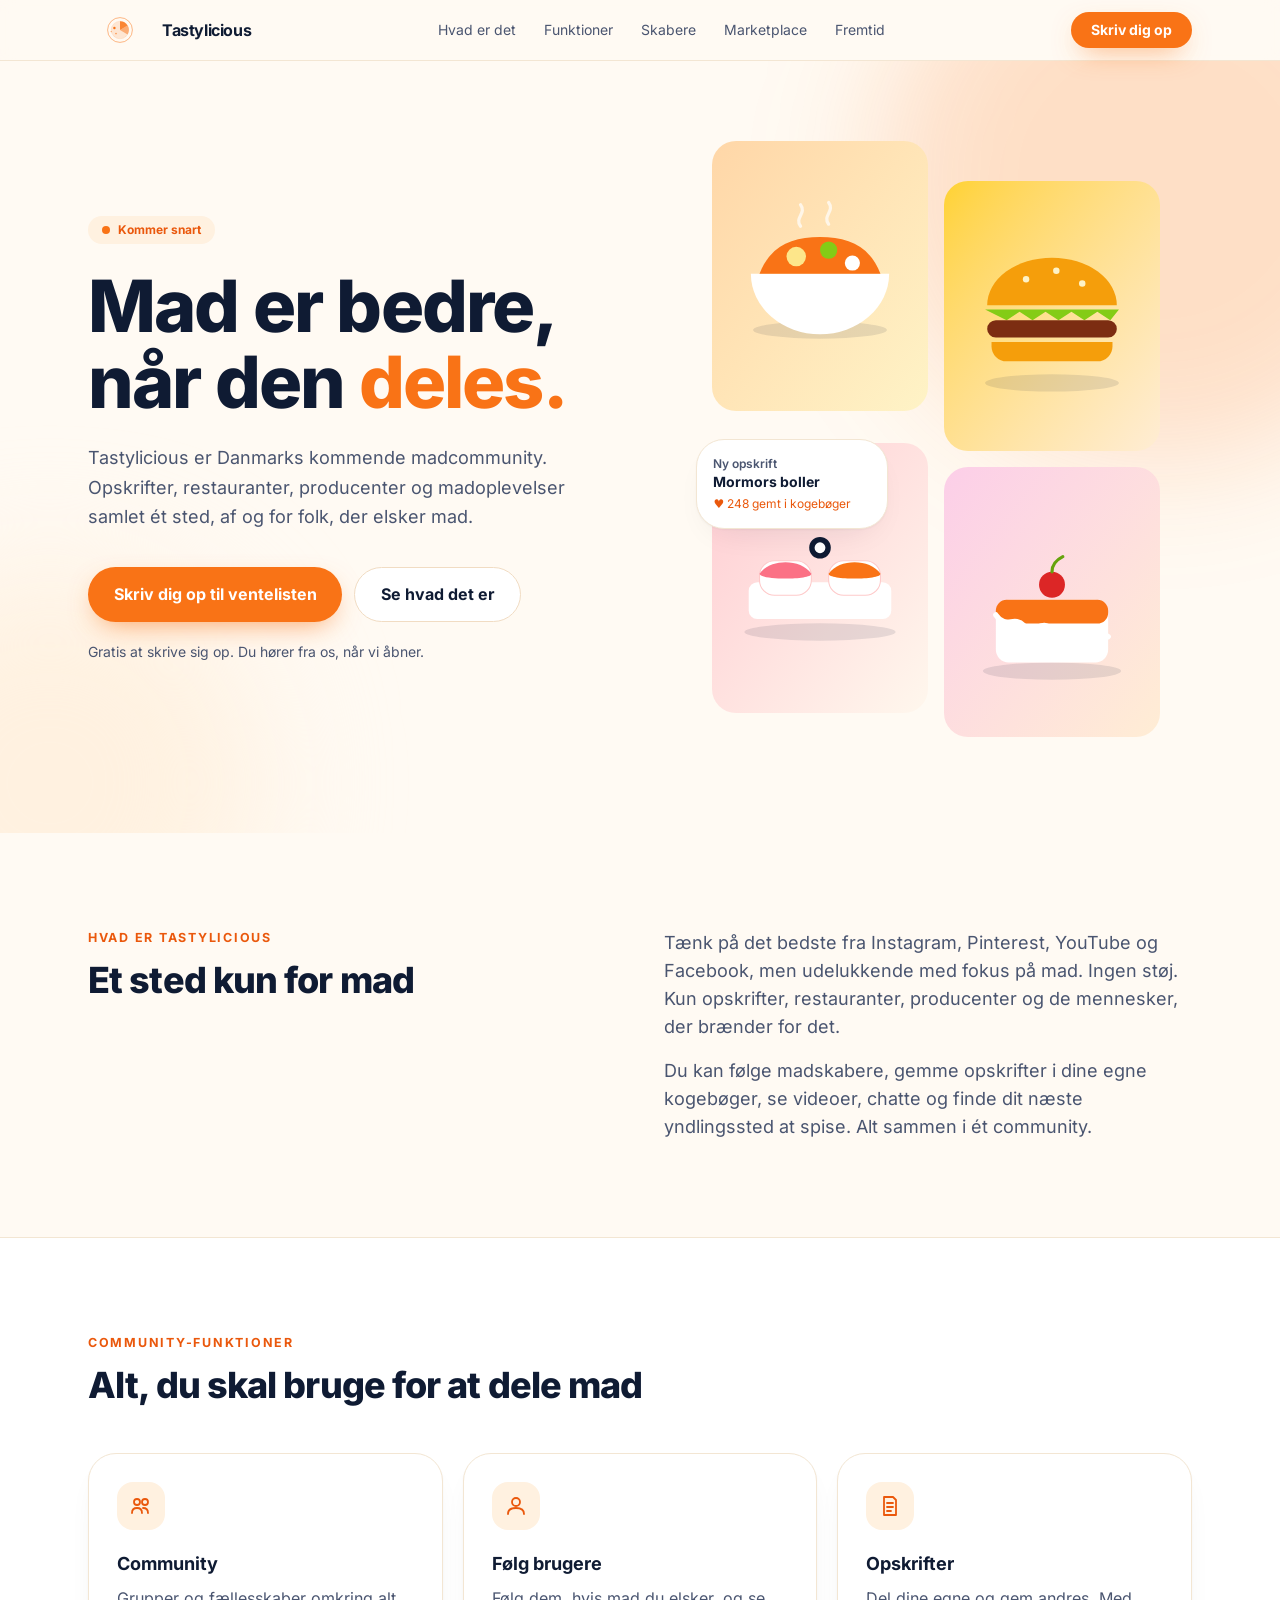
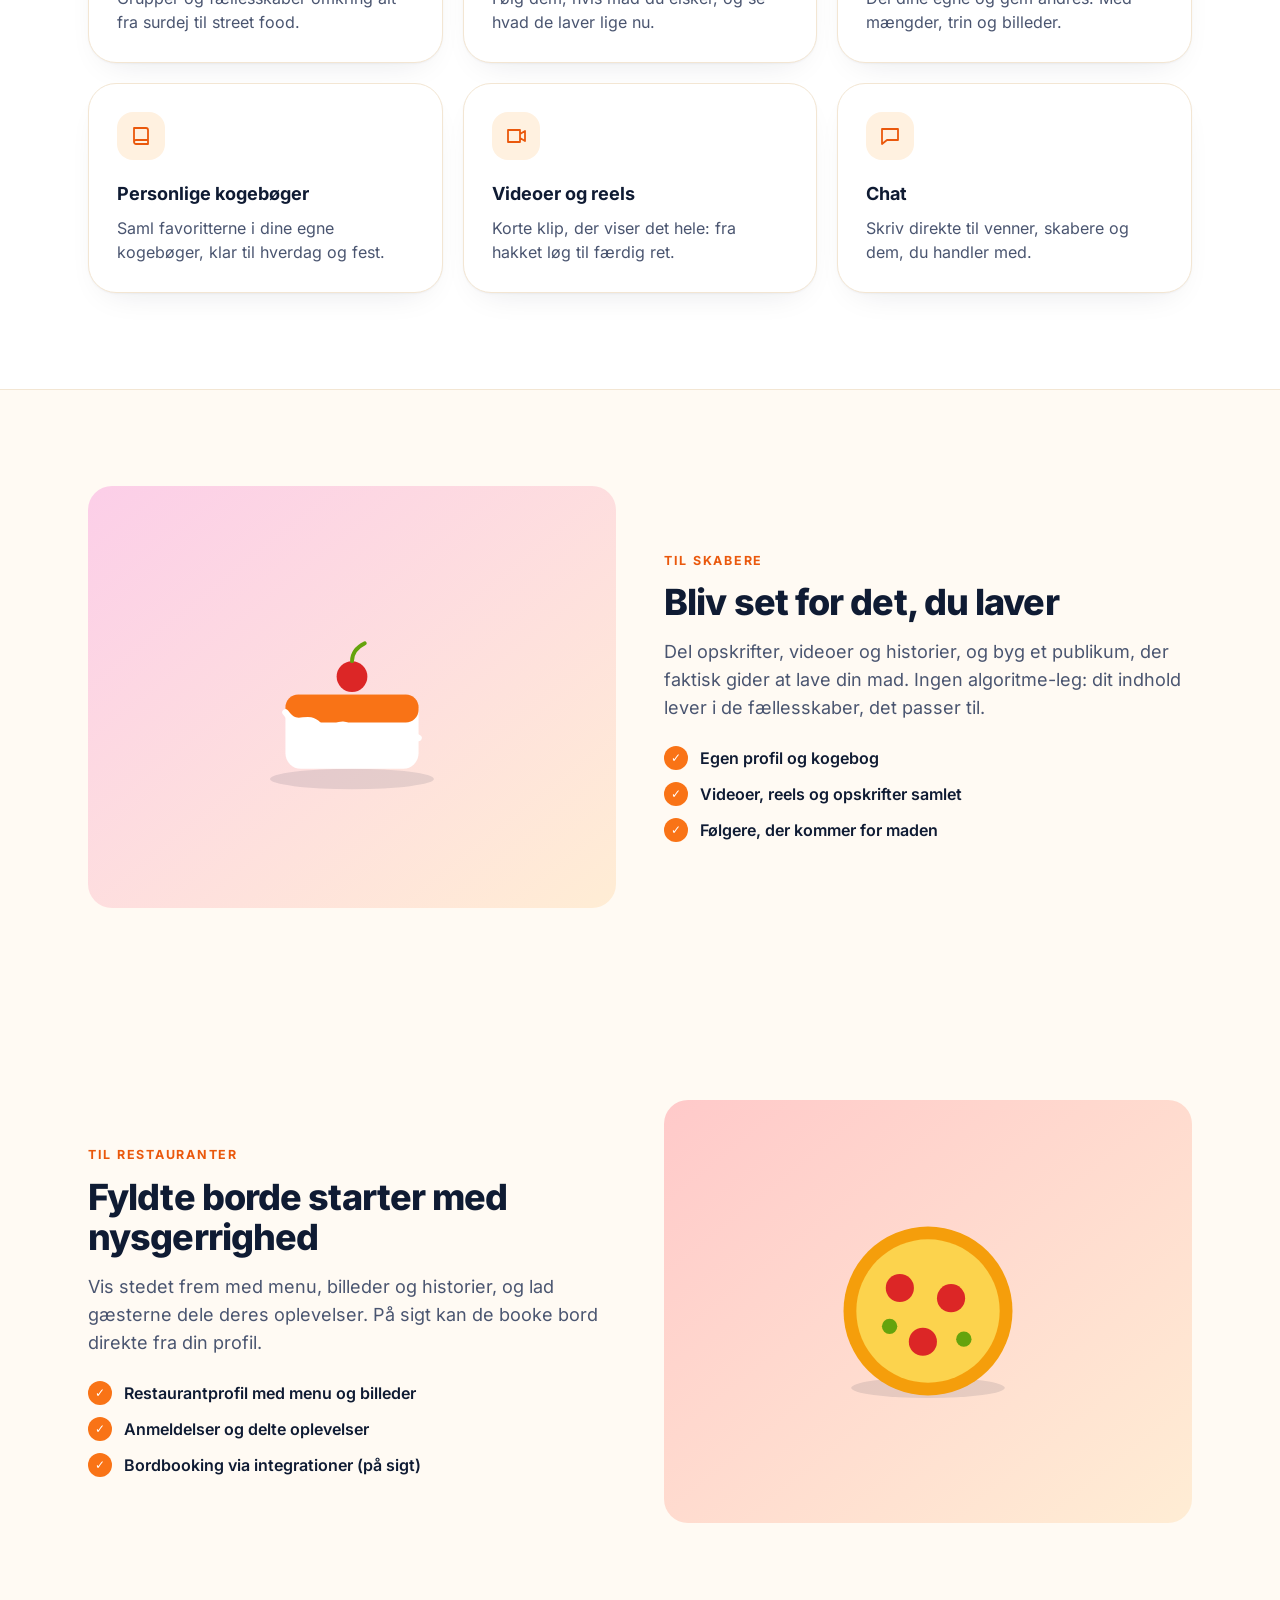
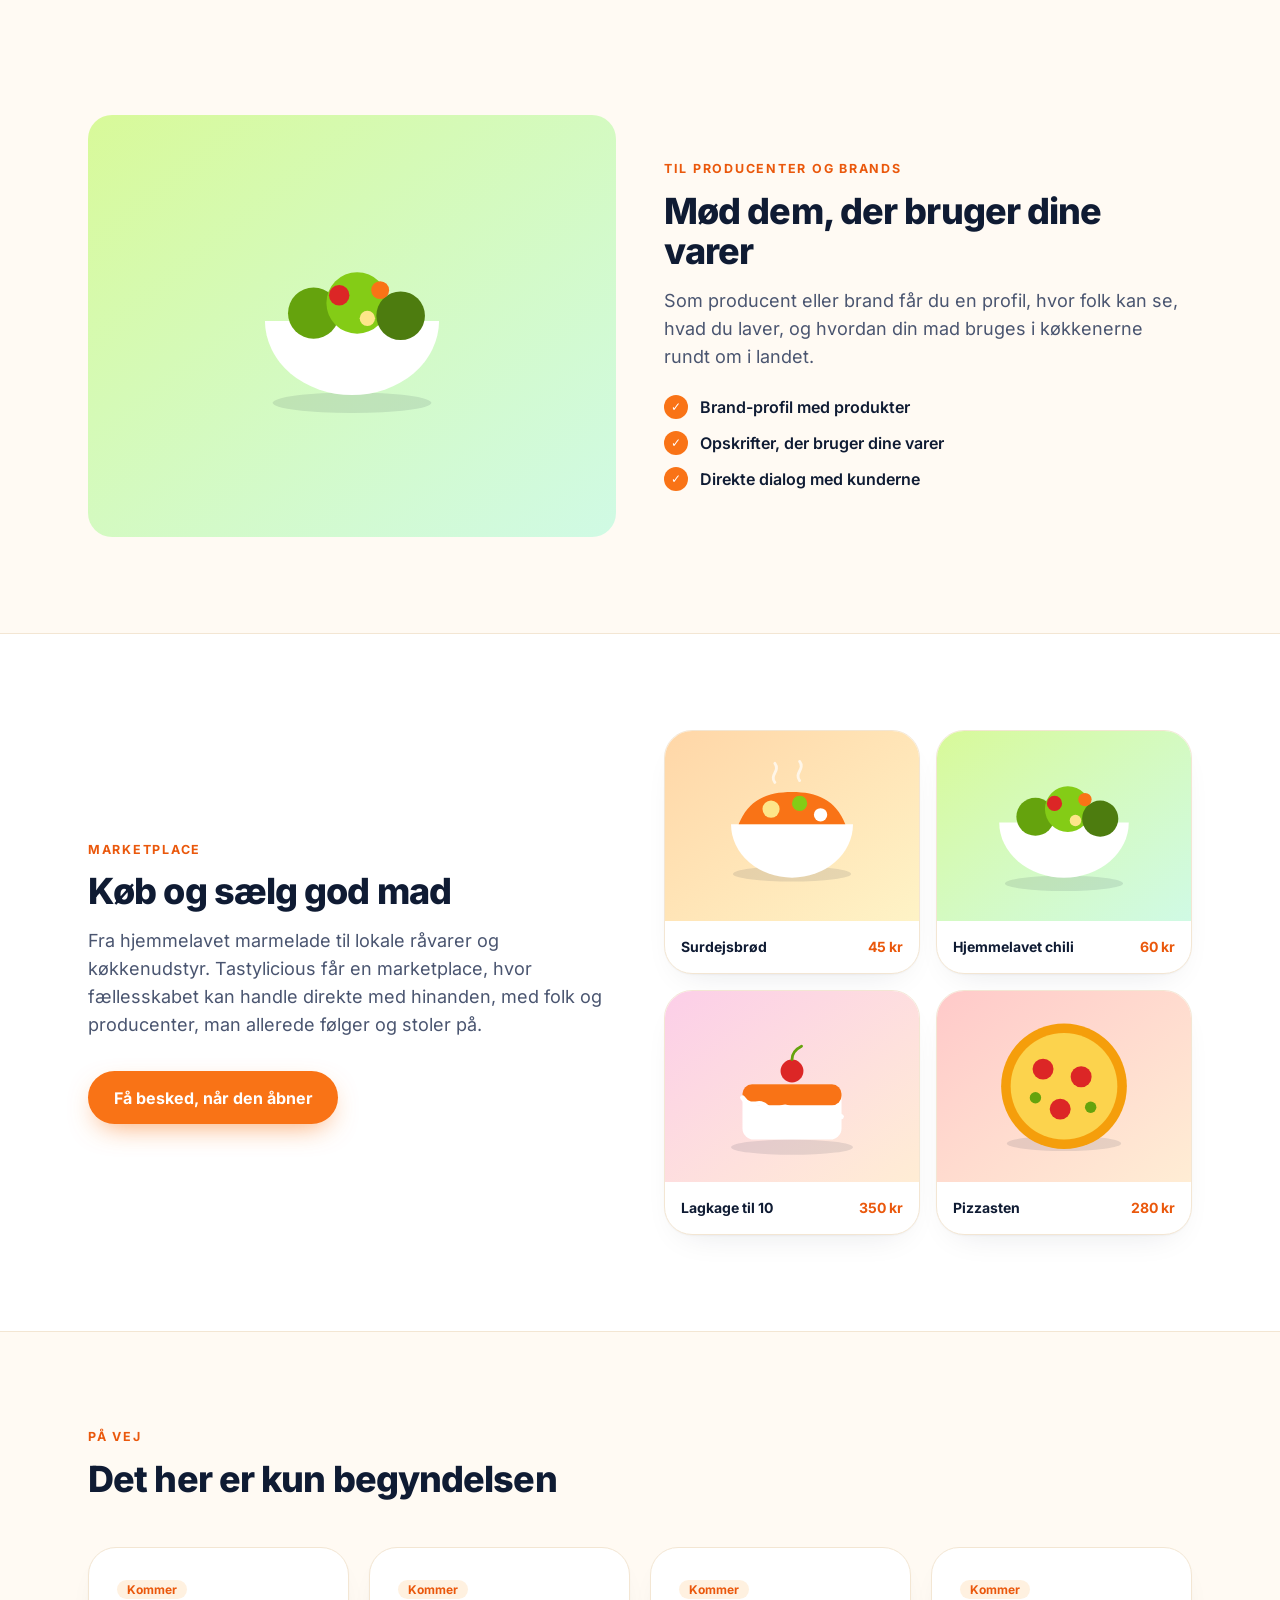
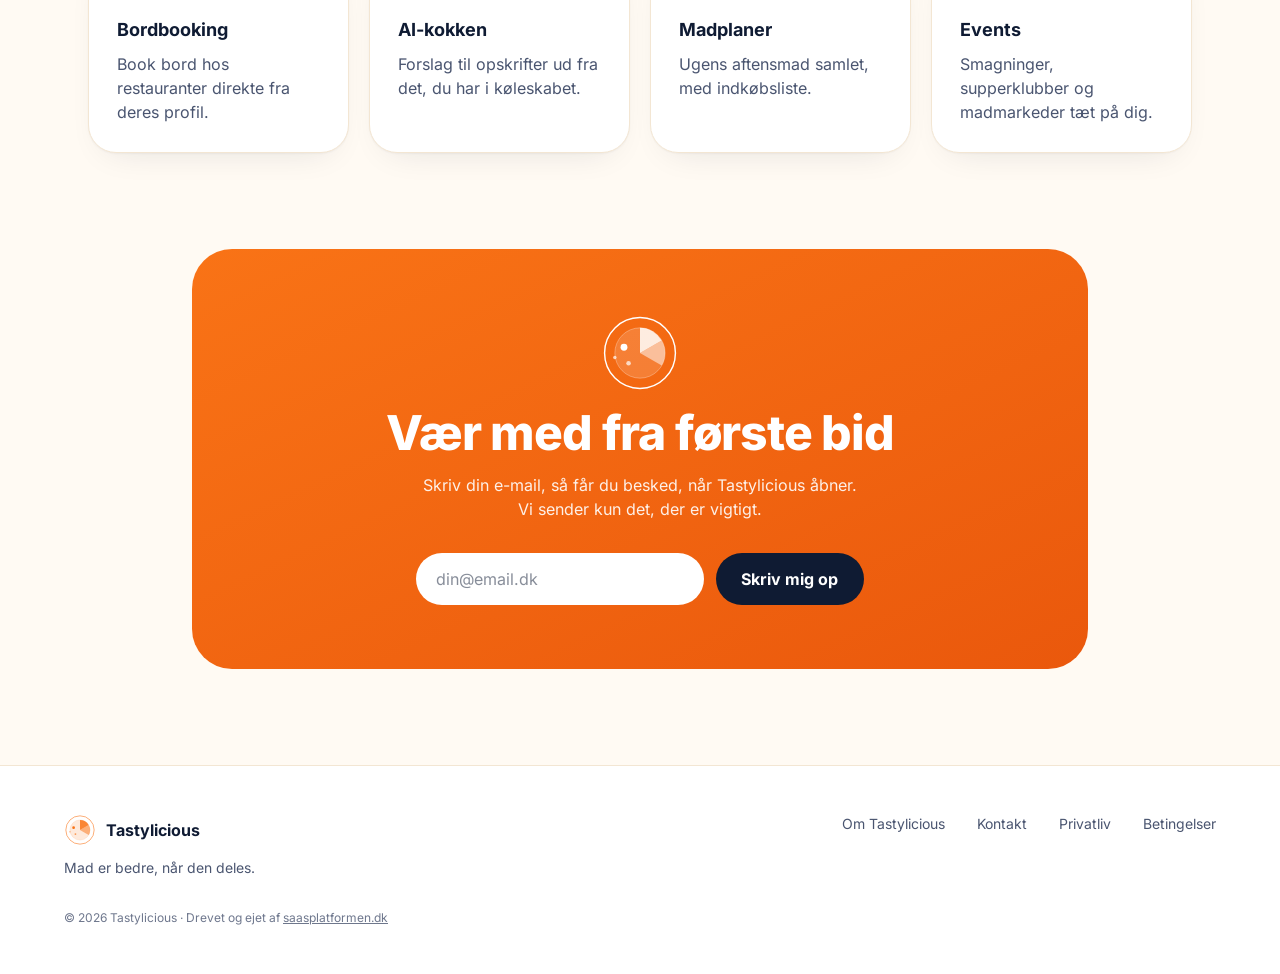
<file: index.html>
<!DOCTYPE html><html lang="da"><head><meta charset="utf-8"><meta name="viewport" content="width=device-width, initial-scale=1"><title>Tastylicious – Mad er bedre, når den deles</title><meta name="description" content="Tastylicious er Danmarks kommende sociale madcommunity for opskrifter, restauranter, producenter og madoplevelser. Skriv dig op til ventelisten."><meta name="theme-color" content="#FFFAF3"><link rel="canonical" href="https://www.tastylicious.dk/"><link rel="icon" type="image/svg+xml" href="/favicon.svg"><meta property="og:type" content="website"><meta property="og:locale" content="da_DK"><meta property="og:site_name" content="Tastylicious"><meta property="og:title" content="Tastylicious – Mad er bedre, når den deles"><meta property="og:description" content="Tastylicious er Danmarks kommende sociale madcommunity for opskrifter, restauranter, producenter og madoplevelser. Skriv dig op til ventelisten."><meta property="og:url" content="https://www.tastylicious.dk/"><meta name="twitter:card" content="summary"><script type="application/ld+json">{"@context":"https://schema.org","@type":"Organization","name":"Tastylicious","url":"https://www.tastylicious.dk","parentOrganization":{"@type":"Organization","name":"SaaSPlatformen","url":"https://www.saasplatformen.dk"}}</script><script>document.documentElement.classList.add('js')</script><link rel="stylesheet" href="/_astro/Base.BtBsHSyx.css"></head><body><a href="#main" class="sr-only focus:not-sr-only focus:fixed focus:left-4 focus:top-4 focus:z-50 focus:rounded-lg focus:bg-white focus:px-4 focus:py-2">Spring til indhold</a><header class="sticky top-0 z-40 border-b border-[#f3e6d3] bg-paper/85 backdrop-blur"><div class="mx-auto flex max-w-6xl items-center justify-between px-6 py-3"><a href="/" class="brand-link flex items-center gap-2.5 font-bold tracking-tight"><svg class="navlogo h-8 w-16" viewBox="0 0 320 160" fill="none" aria-hidden="true" focusable="false" style="color:#F97316"><g class="plate"><circle cx="160" cy="80" r="62" stroke="currentColor" stroke-width="2.5"></circle><circle cx="160" cy="80" r="44" fill="currentColor" fill-opacity="0.15" stroke="currentColor" stroke-opacity="0.5"></circle><path d="M160 80V36a44 44 0 0 1 38 22z" fill="currentColor" fill-opacity="0.85"></path><path d="M160 80l38-22a44 44 0 0 1 0 44z" fill="currentColor" fill-opacity="0.5"></path><circle cx="132" cy="70" r="6" fill="currentColor"></circle><circle cx="140" cy="98" r="4" fill="currentColor" fill-opacity="0.7"></circle><circle cx="116" cy="88" r="3" fill="currentColor" fill-opacity="0.7"></circle></g></svg><span>Tastylicious</span></a><nav class="hidden items-center gap-7 text-sm text-body md:flex" aria-label="Hovedmenu"><a href="#hvad" class="hover:text-navy">Hvad er det</a><a href="#funktioner" class="hover:text-navy">Funktioner</a><a href="#creators" class="hover:text-navy">Skabere</a><a href="#marketplace" class="hover:text-navy">Marketplace</a><a href="#fremtid" class="hover:text-navy">Fremtid</a></nav><a href="#venteliste" class="btn btn-primary !px-5 !py-2 text-sm">Skriv dig op</a></div></header><main id="main"><!-- 1. HERO --><section class="relative overflow-hidden"><div class="pointer-events-none absolute -right-40 -top-40 h-[560px] w-[560px] rounded-full bg-orange/20 blur-3xl"></div><div class="pointer-events-none absolute -bottom-40 -left-40 h-[420px] w-[420px] rounded-full bg-cream blur-3xl"></div><div class="relative mx-auto grid max-w-6xl items-center gap-14 px-6 pb-24 pt-14 md:pt-20 lg:grid-cols-[1.05fr_1fr]"><div data-stagger><span class="reveal inline-flex items-center gap-2 rounded-full bg-cream px-3.5 py-1.5 text-xs font-bold text-orange-dark"><span class="h-2 w-2 rounded-full bg-orange"></span>Kommer snart</span><h1 class="reveal mt-6 text-5xl font-extrabold leading-[1.05] tracking-tight sm:text-6xl lg:text-7xl">Mad er bedre, når den <span class="text-orange">deles.</span></h1><p class="reveal mt-6 max-w-xl text-lg leading-relaxed text-body">Tastylicious er Danmarks kommende madcommunity. Opskrifter, restauranter, producenter og madoplevelser samlet ét sted, af og for folk, der elsker mad.</p><div class="reveal mt-9 flex flex-wrap gap-3"><a href="#venteliste" class="btn btn-primary">Skriv dig op til ventelisten</a><a href="#hvad" class="btn btn-ghost">Se hvad det er</a></div><p class="reveal mt-5 text-sm text-body">Gratis at skrive sig op. Du hører fra os, når vi åbner.</p></div><div class="relative mx-auto w-full max-w-md" aria-hidden="true"><div class="grid grid-cols-2 gap-4"><div style="--r:-2deg" class="food bg-gradient-to-br from-orange-200 to-amber-100 floaty aspect-[4/5]" aria-hidden="true"><svg viewBox="0 0 200 200" class="h-full w-full max-h-64" fill="none"><g><ellipse cx="100" cy="150" rx="62" ry="8" fill="#0f1b33" fill-opacity=".1"></ellipse><path d="M36 98h128a64 56 0 0 1-128 0z" fill="#fff"></path><path d="M44 98c10-26 30-34 56-34s46 8 56 34z" fill="#f97316"></path><circle cx="78" cy="82" r="9" fill="#fde68a"></circle><circle cx="108" cy="76" r="8" fill="#84cc16"></circle><circle cx="130" cy="88" r="7" fill="#fff"></circle><path d="M82 54c-6-8 6-12 0-20M108 52c-6-8 6-12 0-20" stroke="#fff" stroke-width="3" stroke-linecap="round" opacity=".7"></path></g></svg></div><div style="--r:2deg;animation-delay:-3s" class="food bg-gradient-to-br from-amber-300 to-orange-100 floaty mt-10 aspect-[4/5]" aria-hidden="true"><svg viewBox="0 0 200 200" class="h-full w-full max-h-64" fill="none"><g><ellipse cx="100" cy="162" rx="62" ry="8" fill="#0f1b33" fill-opacity=".1"></ellipse><path d="M40 90a60 44 0 0 1 120 0z" fill="#f59e0b"></path><circle cx="76" cy="66" r="3" fill="#fef3c7"></circle><circle cx="104" cy="58" r="3" fill="#fef3c7"></circle><circle cx="128" cy="70" r="3" fill="#fef3c7"></circle><path d="M38 94h124l-8 10-12-8-12 8-12-8-12 8-12-8-12 8-12-8-12 8z" fill="#84cc16"></path><rect x="40" y="104" width="120" height="16" rx="8" fill="#7c2d12"></rect><path d="M44 124h112a8 8 0 0 1 0 0v4a14 14 0 0 1-14 14H58a14 14 0 0 1-14-14z" fill="#f59e0b"></path></g></svg></div><div style="--r:2deg;animation-delay:-1.5s" class="food bg-gradient-to-br from-rose-200 to-orange-50 floaty -mt-6 aspect-[4/5]" aria-hidden="true"><svg viewBox="0 0 200 200" class="h-full w-full max-h-64" fill="none"><g><ellipse cx="100" cy="150" rx="70" ry="8" fill="#0f1b33" fill-opacity=".1"></ellipse><rect x="34" y="104" width="132" height="34" rx="8" fill="#fff"></rect><rect x="44" y="84" width="48" height="32" rx="14" fill="#fff" stroke="#fecaca"></rect><path d="M44 96c10-14 38-14 48 0 0 6-48 6-48 0z" fill="#fb7185"></path><rect x="108" y="84" width="48" height="32" rx="14" fill="#fff" stroke="#fecaca"></rect><path d="M108 96c10-14 38-14 48 0 0 6-48 6-48 0z" fill="#f97316"></path><circle cx="100" cy="72" r="10" fill="#0f1b33"></circle><circle cx="100" cy="72" r="5" fill="#fff"></circle></g></svg></div><div style="--r:-2deg;animation-delay:-4.5s" class="food bg-gradient-to-br from-pink-200 to-orange-100 floaty aspect-[4/5]" aria-hidden="true"><svg viewBox="0 0 200 200" class="h-full w-full max-h-64" fill="none"><g><ellipse cx="100" cy="164" rx="64" ry="8" fill="#0f1b33" fill-opacity=".1"></ellipse><rect x="48" y="98" width="104" height="58" rx="12" fill="#fff"></rect><rect x="48" y="98" width="104" height="22" rx="10" fill="#f97316"></rect><path d="M48 112c10 14 16 0 26 10s16-8 26 4 18-10 26 4 16-6 26 2" stroke="#fff" stroke-width="5" stroke-linecap="round"></path><circle cx="100" cy="84" r="12" fill="#dc2626"></circle><path d="M100 72c0-8 6-12 10-14" stroke="#65a30d" stroke-width="3" stroke-linecap="round"></path></g></svg></div></div><div class="card floaty absolute -left-4 top-1/2 w-48 p-4 text-sm" style="--r:-3deg;animation-delay:-2s"><p class="text-xs font-semibold text-body">Ny opskrift</p><p class="font-bold">Mormors boller</p><p class="mt-1 text-xs text-orange-dark">♥ 248 gemt i kogebøger</p></div></div></div></section><!-- 2. HVAD ER --><section id="hvad" class="mx-auto max-w-6xl px-6 py-24"><div data-stagger class="grid items-start gap-12 lg:grid-cols-2"><div><p class="eyebrow reveal">Hvad er Tastylicious</p><h2 class="reveal mt-3 text-4xl font-extrabold tracking-tight">Et sted kun for mad</h2></div><div class="space-y-4 text-lg text-body"><p class="reveal">Tænk på det bedste fra Instagram, Pinterest, YouTube og Facebook, men udelukkende med fokus på mad. Ingen støj. Kun opskrifter, restauranter, producenter og de mennesker, der brænder for det.</p><p class="reveal">Du kan følge madskabere, gemme opskrifter i dine egne kogebøger, se videoer, chatte og finde dit næste yndlingssted at spise. Alt sammen i ét community.</p></div></div></section><!-- 3. FUNKTIONER --><section id="funktioner" class="border-y border-[#f3e6d3] bg-white py-24"><div class="mx-auto max-w-6xl px-6"><p class="eyebrow reveal">Community-funktioner</p><h2 class="reveal mt-3 max-w-2xl text-4xl font-extrabold tracking-tight">Alt, du skal bruge for at dele mad</h2><div data-stagger class="mt-12 grid gap-5 sm:grid-cols-2 lg:grid-cols-3"><article class="card reveal p-7"><span class="grid h-12 w-12 place-items-center rounded-2xl bg-cream text-orange-dark"><svg viewBox="0 0 24 24" class="h-6 w-6" fill="none" stroke="currentColor" stroke-width="1.8" stroke-linecap="round" stroke-linejoin="round" aria-hidden="true"><path d="M8 11a3 3 0 1 0 0-6 3 3 0 0 0 0 6zm8 0a3 3 0 1 0 0-6 3 3 0 0 0 0 6zM3 19c0-3 2-5 5-5s5 2 5 5m1-5c3 0 5 2 5 5"></path></svg></span><h3 class="mt-5 text-lg font-bold">Community</h3><p class="mt-2 text-body">Grupper og fællesskaber omkring alt fra surdej til street food.</p></article><article class="card reveal p-7"><span class="grid h-12 w-12 place-items-center rounded-2xl bg-cream text-orange-dark"><svg viewBox="0 0 24 24" class="h-6 w-6" fill="none" stroke="currentColor" stroke-width="1.8" stroke-linecap="round" stroke-linejoin="round" aria-hidden="true"><path d="M12 12a4 4 0 1 0 0-8 4 4 0 0 0 0 8zM4 20c0-4 3.5-6 8-6s8 2 8 6"></path></svg></span><h3 class="mt-5 text-lg font-bold">Følg brugere</h3><p class="mt-2 text-body">Følg dem, hvis mad du elsker, og se hvad de laver lige nu.</p></article><article class="card reveal p-7"><span class="grid h-12 w-12 place-items-center rounded-2xl bg-cream text-orange-dark"><svg viewBox="0 0 24 24" class="h-6 w-6" fill="none" stroke="currentColor" stroke-width="1.8" stroke-linecap="round" stroke-linejoin="round" aria-hidden="true"><path d="M6 3h9l3 3v15H6zM9 9h6M9 13h6M9 17h4"></path></svg></span><h3 class="mt-5 text-lg font-bold">Opskrifter</h3><p class="mt-2 text-body">Del dine egne og gem andres. Med mængder, trin og billeder.</p></article><article class="card reveal p-7"><span class="grid h-12 w-12 place-items-center rounded-2xl bg-cream text-orange-dark"><svg viewBox="0 0 24 24" class="h-6 w-6" fill="none" stroke="currentColor" stroke-width="1.8" stroke-linecap="round" stroke-linejoin="round" aria-hidden="true"><path d="M5 4h12a2 2 0 0 1 2 2v14H7a2 2 0 0 1-2-2zM5 18a2 2 0 0 1 2-2h12"></path></svg></span><h3 class="mt-5 text-lg font-bold">Personlige kogebøger</h3><p class="mt-2 text-body">Saml favoritterne i dine egne kogebøger, klar til hverdag og fest.</p></article><article class="card reveal p-7"><span class="grid h-12 w-12 place-items-center rounded-2xl bg-cream text-orange-dark"><svg viewBox="0 0 24 24" class="h-6 w-6" fill="none" stroke="currentColor" stroke-width="1.8" stroke-linecap="round" stroke-linejoin="round" aria-hidden="true"><path d="M4 6h12v12H4zM16 10l5-3v10l-5-3"></path></svg></span><h3 class="mt-5 text-lg font-bold">Videoer og reels</h3><p class="mt-2 text-body">Korte klip, der viser det hele: fra hakket løg til færdig ret.</p></article><article class="card reveal p-7"><span class="grid h-12 w-12 place-items-center rounded-2xl bg-cream text-orange-dark"><svg viewBox="0 0 24 24" class="h-6 w-6" fill="none" stroke="currentColor" stroke-width="1.8" stroke-linecap="round" stroke-linejoin="round" aria-hidden="true"><path d="M4 5h16v11H9l-5 4z"></path></svg></span><h3 class="mt-5 text-lg font-bold">Chat</h3><p class="mt-2 text-body">Skriv direkte til venner, skabere og dem, du handler med.</p></article></div></div></section><!-- 4-6. CREATORS / RESTAURANTER / PRODUCENTER --><section id="creators" class="mx-auto max-w-6xl px-6 py-24"><div data-stagger class="grid items-center gap-12 lg:grid-cols-2 "><div class="food bg-gradient-to-br from-pink-200 to-orange-100 reveal aspect-[5/4] w-full" aria-hidden="true"><svg viewBox="0 0 200 200" class="h-full w-full max-h-64" fill="none"><g><ellipse cx="100" cy="164" rx="64" ry="8" fill="#0f1b33" fill-opacity=".1"></ellipse><rect x="48" y="98" width="104" height="58" rx="12" fill="#fff"></rect><rect x="48" y="98" width="104" height="22" rx="10" fill="#f97316"></rect><path d="M48 112c10 14 16 0 26 10s16-8 26 4 18-10 26 4 16-6 26 2" stroke="#fff" stroke-width="5" stroke-linecap="round"></path><circle cx="100" cy="84" r="12" fill="#dc2626"></circle><path d="M100 72c0-8 6-12 10-14" stroke="#65a30d" stroke-width="3" stroke-linecap="round"></path></g></svg></div><div><p class="eyebrow reveal">Til skabere</p><h2 class="reveal mt-3 text-4xl font-extrabold tracking-tight">Bliv set for det, du laver</h2><p class="reveal mt-4 text-lg text-body">Del opskrifter, videoer og historier, og byg et publikum, der faktisk gider at lave din mad. Ingen algoritme-leg: dit indhold lever i de fællesskaber, det passer til.</p><ul class="mt-6 space-y-3"><li class="reveal flex items-center gap-3 font-semibold"><span class="grid h-6 w-6 place-items-center rounded-full bg-orange text-xs text-white">✓</span>Egen profil og kogebog</li><li class="reveal flex items-center gap-3 font-semibold"><span class="grid h-6 w-6 place-items-center rounded-full bg-orange text-xs text-white">✓</span>Videoer, reels og opskrifter samlet</li><li class="reveal flex items-center gap-3 font-semibold"><span class="grid h-6 w-6 place-items-center rounded-full bg-orange text-xs text-white">✓</span>Følgere, der kommer for maden</li></ul></div></div></section><section id="restauranter" class="mx-auto max-w-6xl px-6 py-24"><div data-stagger class="grid items-center gap-12 lg:grid-cols-2 lg:[&amp;>*:first-child]:order-2"><div class="food bg-gradient-to-br from-red-200 to-orange-100 reveal aspect-[5/4] w-full" aria-hidden="true"><svg viewBox="0 0 200 200" class="h-full w-full max-h-64" fill="none"><g><ellipse cx="100" cy="160" rx="60" ry="8" fill="#0f1b33" fill-opacity=".1"></ellipse><circle cx="100" cy="100" r="66" fill="#f59e0b"></circle><circle cx="100" cy="100" r="56" fill="#fcd34d"></circle><circle cx="78" cy="82" r="11" fill="#dc2626"></circle><circle cx="118" cy="90" r="11" fill="#dc2626"></circle><circle cx="96" cy="124" r="11" fill="#dc2626"></circle><circle cx="128" cy="122" r="6" fill="#65a30d"></circle><circle cx="70" cy="112" r="6" fill="#65a30d"></circle></g></svg></div><div><p class="eyebrow reveal">Til restauranter</p><h2 class="reveal mt-3 text-4xl font-extrabold tracking-tight">Fyldte borde starter med nysgerrighed</h2><p class="reveal mt-4 text-lg text-body">Vis stedet frem med menu, billeder og historier, og lad gæsterne dele deres oplevelser. På sigt kan de booke bord direkte fra din profil.</p><ul class="mt-6 space-y-3"><li class="reveal flex items-center gap-3 font-semibold"><span class="grid h-6 w-6 place-items-center rounded-full bg-orange text-xs text-white">✓</span>Restaurantprofil med menu og billeder</li><li class="reveal flex items-center gap-3 font-semibold"><span class="grid h-6 w-6 place-items-center rounded-full bg-orange text-xs text-white">✓</span>Anmeldelser og delte oplevelser</li><li class="reveal flex items-center gap-3 font-semibold"><span class="grid h-6 w-6 place-items-center rounded-full bg-orange text-xs text-white">✓</span>Bordbooking via integrationer (på sigt)</li></ul></div></div></section><section id="producenter" class="mx-auto max-w-6xl px-6 py-24"><div data-stagger class="grid items-center gap-12 lg:grid-cols-2 "><div class="food bg-gradient-to-br from-lime-200 to-emerald-100 reveal aspect-[5/4] w-full" aria-hidden="true"><svg viewBox="0 0 200 200" class="h-full w-full max-h-64" fill="none"><g><ellipse cx="100" cy="160" rx="62" ry="8" fill="#0f1b33" fill-opacity=".1"></ellipse><path d="M32 96h136a68 58 0 0 1-136 0z" fill="#fff"></path><circle cx="70" cy="90" r="20" fill="#65a30d"></circle><circle cx="104" cy="82" r="24" fill="#84cc16"></circle><circle cx="138" cy="92" r="19" fill="#4d7c0f"></circle><circle cx="90" cy="76" r="8" fill="#dc2626"></circle><circle cx="122" cy="72" r="7" fill="#f97316"></circle><circle cx="112" cy="94" r="6" fill="#fde68a"></circle></g></svg></div><div><p class="eyebrow reveal">Til producenter og brands</p><h2 class="reveal mt-3 text-4xl font-extrabold tracking-tight">Mød dem, der bruger dine varer</h2><p class="reveal mt-4 text-lg text-body">Som producent eller brand får du en profil, hvor folk kan se, hvad du laver, og hvordan din mad bruges i køkkenerne rundt om i landet.</p><ul class="mt-6 space-y-3"><li class="reveal flex items-center gap-3 font-semibold"><span class="grid h-6 w-6 place-items-center rounded-full bg-orange text-xs text-white">✓</span>Brand-profil med produkter</li><li class="reveal flex items-center gap-3 font-semibold"><span class="grid h-6 w-6 place-items-center rounded-full bg-orange text-xs text-white">✓</span>Opskrifter, der bruger dine varer</li><li class="reveal flex items-center gap-3 font-semibold"><span class="grid h-6 w-6 place-items-center rounded-full bg-orange text-xs text-white">✓</span>Direkte dialog med kunderne</li></ul></div></div></section><!-- 7. MARKETPLACE --><section id="marketplace" class="border-y border-[#f3e6d3] bg-white py-24"><div data-stagger class="mx-auto grid max-w-6xl items-center gap-12 px-6 lg:grid-cols-2"><div><p class="eyebrow reveal">Marketplace</p><h2 class="reveal mt-3 text-4xl font-extrabold tracking-tight">Køb og sælg god mad</h2><p class="reveal mt-4 text-lg text-body">Fra hjemmelavet marmelade til lokale råvarer og køkkenudstyr. Tastylicious får en marketplace, hvor fællesskabet kan handle direkte med hinanden, med folk og producenter, man allerede følger og stoler på.</p><a href="#venteliste" class="btn btn-primary reveal mt-8">Få besked, når den åbner</a></div><div class="grid grid-cols-2 gap-4" aria-hidden="true"><div class="card reveal overflow-hidden"><div class="food bg-gradient-to-br from-orange-200 to-amber-100 aspect-[4/3] !rounded-none" aria-hidden="true"><svg viewBox="0 0 200 200" class="h-full w-full max-h-64" fill="none"><g><ellipse cx="100" cy="150" rx="62" ry="8" fill="#0f1b33" fill-opacity=".1"></ellipse><path d="M36 98h128a64 56 0 0 1-128 0z" fill="#fff"></path><path d="M44 98c10-26 30-34 56-34s46 8 56 34z" fill="#f97316"></path><circle cx="78" cy="82" r="9" fill="#fde68a"></circle><circle cx="108" cy="76" r="8" fill="#84cc16"></circle><circle cx="130" cy="88" r="7" fill="#fff"></circle><path d="M82 54c-6-8 6-12 0-20M108 52c-6-8 6-12 0-20" stroke="#fff" stroke-width="3" stroke-linecap="round" opacity=".7"></path></g></svg></div><div class="flex items-center justify-between p-4 text-sm"><b>Surdejsbrød</b><span class="font-bold text-orange-dark">45 kr</span></div></div><div class="card reveal overflow-hidden"><div class="food bg-gradient-to-br from-lime-200 to-emerald-100 aspect-[4/3] !rounded-none" aria-hidden="true"><svg viewBox="0 0 200 200" class="h-full w-full max-h-64" fill="none"><g><ellipse cx="100" cy="160" rx="62" ry="8" fill="#0f1b33" fill-opacity=".1"></ellipse><path d="M32 96h136a68 58 0 0 1-136 0z" fill="#fff"></path><circle cx="70" cy="90" r="20" fill="#65a30d"></circle><circle cx="104" cy="82" r="24" fill="#84cc16"></circle><circle cx="138" cy="92" r="19" fill="#4d7c0f"></circle><circle cx="90" cy="76" r="8" fill="#dc2626"></circle><circle cx="122" cy="72" r="7" fill="#f97316"></circle><circle cx="112" cy="94" r="6" fill="#fde68a"></circle></g></svg></div><div class="flex items-center justify-between p-4 text-sm"><b>Hjemmelavet chili</b><span class="font-bold text-orange-dark">60 kr</span></div></div><div class="card reveal overflow-hidden"><div class="food bg-gradient-to-br from-pink-200 to-orange-100 aspect-[4/3] !rounded-none" aria-hidden="true"><svg viewBox="0 0 200 200" class="h-full w-full max-h-64" fill="none"><g><ellipse cx="100" cy="164" rx="64" ry="8" fill="#0f1b33" fill-opacity=".1"></ellipse><rect x="48" y="98" width="104" height="58" rx="12" fill="#fff"></rect><rect x="48" y="98" width="104" height="22" rx="10" fill="#f97316"></rect><path d="M48 112c10 14 16 0 26 10s16-8 26 4 18-10 26 4 16-6 26 2" stroke="#fff" stroke-width="5" stroke-linecap="round"></path><circle cx="100" cy="84" r="12" fill="#dc2626"></circle><path d="M100 72c0-8 6-12 10-14" stroke="#65a30d" stroke-width="3" stroke-linecap="round"></path></g></svg></div><div class="flex items-center justify-between p-4 text-sm"><b>Lagkage til 10</b><span class="font-bold text-orange-dark">350 kr</span></div></div><div class="card reveal overflow-hidden"><div class="food bg-gradient-to-br from-red-200 to-orange-100 aspect-[4/3] !rounded-none" aria-hidden="true"><svg viewBox="0 0 200 200" class="h-full w-full max-h-64" fill="none"><g><ellipse cx="100" cy="160" rx="60" ry="8" fill="#0f1b33" fill-opacity=".1"></ellipse><circle cx="100" cy="100" r="66" fill="#f59e0b"></circle><circle cx="100" cy="100" r="56" fill="#fcd34d"></circle><circle cx="78" cy="82" r="11" fill="#dc2626"></circle><circle cx="118" cy="90" r="11" fill="#dc2626"></circle><circle cx="96" cy="124" r="11" fill="#dc2626"></circle><circle cx="128" cy="122" r="6" fill="#65a30d"></circle><circle cx="70" cy="112" r="6" fill="#65a30d"></circle></g></svg></div><div class="flex items-center justify-between p-4 text-sm"><b>Pizzasten</b><span class="font-bold text-orange-dark">280 kr</span></div></div></div></div></section><!-- 8. FREMTID --><section id="fremtid" class="mx-auto max-w-6xl px-6 py-24"><p class="eyebrow reveal">På vej</p><h2 class="reveal mt-3 max-w-2xl text-4xl font-extrabold tracking-tight">Det her er kun begyndelsen</h2><div data-stagger class="mt-12 grid gap-5 sm:grid-cols-2 lg:grid-cols-4"><article class="card reveal p-7"><span class="rounded-full bg-cream px-2.5 py-0.5 text-xs font-bold text-orange-dark">Kommer</span><h3 class="mt-4 text-lg font-bold">Bordbooking</h3><p class="mt-2 text-body">Book bord hos restauranter direkte fra deres profil.</p></article><article class="card reveal p-7"><span class="rounded-full bg-cream px-2.5 py-0.5 text-xs font-bold text-orange-dark">Kommer</span><h3 class="mt-4 text-lg font-bold">AI-kokken</h3><p class="mt-2 text-body">Forslag til opskrifter ud fra det, du har i køleskabet.</p></article><article class="card reveal p-7"><span class="rounded-full bg-cream px-2.5 py-0.5 text-xs font-bold text-orange-dark">Kommer</span><h3 class="mt-4 text-lg font-bold">Madplaner</h3><p class="mt-2 text-body">Ugens aftensmad samlet, med indkøbsliste.</p></article><article class="card reveal p-7"><span class="rounded-full bg-cream px-2.5 py-0.5 text-xs font-bold text-orange-dark">Kommer</span><h3 class="mt-4 text-lg font-bold">Events</h3><p class="mt-2 text-body">Smagninger, supperklubber og madmarkeder tæt på dig.</p></article></div></section><!-- 9. VENTELISTE --><section id="venteliste" class="px-6 pb-24"><div class="relative mx-auto max-w-4xl overflow-hidden rounded-[2.5rem] bg-gradient-to-br from-orange to-orange-dark p-10 text-center text-white sm:p-16"><svg viewBox="90 10 140 140" fill="none" class="reveal mx-auto h-20 w-20 brightness-0 invert" aria-hidden="true" focusable="false" style="color:#F97316"><g class="plate"><circle cx="160" cy="80" r="62" stroke="currentColor" stroke-width="2.5"></circle><circle cx="160" cy="80" r="44" fill="currentColor" fill-opacity="0.15" stroke="currentColor" stroke-opacity="0.5"></circle><path d="M160 80V36a44 44 0 0 1 38 22z" fill="currentColor" fill-opacity="0.85"></path><path d="M160 80l38-22a44 44 0 0 1 0 44z" fill="currentColor" fill-opacity="0.5"></path><circle cx="132" cy="70" r="6" fill="currentColor"></circle><circle cx="140" cy="98" r="4" fill="currentColor" fill-opacity="0.7"></circle><circle cx="116" cy="88" r="3" fill="currentColor" fill-opacity="0.7"></circle></g></svg><h2 class="reveal mt-4 text-4xl font-extrabold tracking-tight sm:text-5xl">Vær med fra første bid</h2><p class="reveal mx-auto mt-4 max-w-md text-white/90">Skriv din e-mail, så får du besked, når Tastylicious åbner. Vi sender kun det, der er vigtigt.</p><form data-notify class="reveal mx-auto mt-8 flex max-w-md flex-col gap-3 sm:flex-row"><label class="sr-only" for="email">E-mail</label><input id="email" type="email" required placeholder="din@email.dk" autocomplete="email" class="min-w-0 flex-1 rounded-full bg-white px-5 py-3.5 text-navy outline-none transition focus:ring-4 focus:ring-white/40"><button type="submit" class="btn !bg-navy text-white hover:!bg-black">Skriv mig op</button></form><p id="notify-ok" hidden class="mt-6 font-semibold">Tak! Vi skriver til dig, når vi er klar.</p></div></section></main><footer class="border-t border-[#f3e6d3] bg-white px-6 py-12"><div class="mx-auto flex max-w-6xl flex-col justify-between gap-8 md:flex-row"><div><div class="flex items-center gap-2.5 font-bold"><svg viewBox="90 10 140 140" fill="none" class="h-8 w-8" aria-hidden="true" focusable="false" style="color:#F97316"><g class="plate"><circle cx="160" cy="80" r="62" stroke="currentColor" stroke-width="2.5"></circle><circle cx="160" cy="80" r="44" fill="currentColor" fill-opacity="0.15" stroke="currentColor" stroke-opacity="0.5"></circle><path d="M160 80V36a44 44 0 0 1 38 22z" fill="currentColor" fill-opacity="0.85"></path><path d="M160 80l38-22a44 44 0 0 1 0 44z" fill="currentColor" fill-opacity="0.5"></path><circle cx="132" cy="70" r="6" fill="currentColor"></circle><circle cx="140" cy="98" r="4" fill="currentColor" fill-opacity="0.7"></circle><circle cx="116" cy="88" r="3" fill="currentColor" fill-opacity="0.7"></circle></g></svg>Tastylicious</div><p class="mt-3 text-sm text-body">Mad er bedre, når den deles.</p></div><nav class="flex flex-wrap gap-x-8 gap-y-3 text-sm text-body" aria-label="Footer"><a href="#hvad" class="hover:text-navy">Om Tastylicious</a><a href="mailto:kontakt@saasplatformen.dk" class="hover:text-navy">Kontakt</a><a href="/privatliv/" class="hover:text-navy">Privatliv</a><a href="/betingelser/" class="hover:text-navy">Betingelser</a></nav></div><p class="mx-auto mt-8 max-w-6xl text-xs text-body/80">© 2026 Tastylicious · Drevet og ejet af <a href="https://saasplatformen.dk" target="_blank" rel="noopener noreferrer" class="underline hover:text-navy">saasplatformen.dk</a></p></footer><script type="module" src="/_astro/Base.astro_astro_type_script_index_0_lang.BEHs7H2H.js"></script></body></html>
</file>
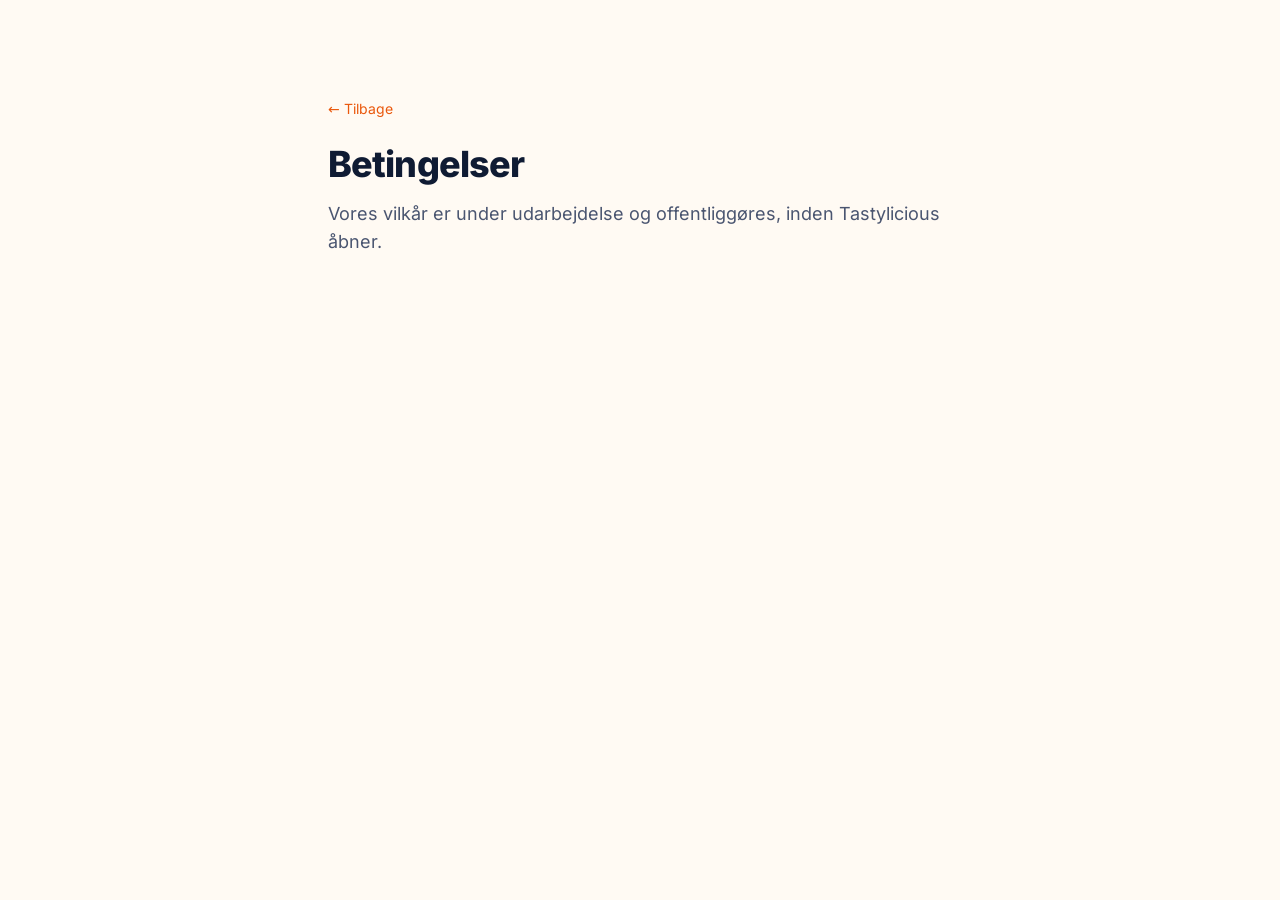
<file: betingelser/index.html>
<!DOCTYPE html><html lang="da"><head><meta charset="utf-8"><meta name="viewport" content="width=device-width, initial-scale=1"><title>Betingelser – Tastylicious</title><meta name="description" content="Tastylicious er Danmarks kommende sociale madcommunity for opskrifter, restauranter, producenter og madoplevelser. Skriv dig op til ventelisten."><meta name="theme-color" content="#FFFAF3"><link rel="canonical" href="https://www.tastylicious.dk/betingelser/"><link rel="icon" type="image/svg+xml" href="/favicon.svg"><meta property="og:type" content="website"><meta property="og:locale" content="da_DK"><meta property="og:site_name" content="Tastylicious"><meta property="og:title" content="Betingelser – Tastylicious"><meta property="og:description" content="Tastylicious er Danmarks kommende sociale madcommunity for opskrifter, restauranter, producenter og madoplevelser. Skriv dig op til ventelisten."><meta property="og:url" content="https://www.tastylicious.dk/betingelser/"><meta name="twitter:card" content="summary"><script type="application/ld+json">{"@context":"https://schema.org","@type":"Organization","name":"Tastylicious","url":"https://www.tastylicious.dk","parentOrganization":{"@type":"Organization","name":"SaaSPlatformen","url":"https://www.saasplatformen.dk"}}</script><script>document.documentElement.classList.add('js')</script><link rel="stylesheet" href="/_astro/Base.BtBsHSyx.css"></head><body><main class="mx-auto max-w-2xl px-6 py-24"><a href="/" class="text-sm text-orange-dark">← Tilbage</a><h1 class="mt-6 text-4xl font-extrabold tracking-tight">Betingelser</h1><p class="mt-4 text-lg text-body">Vores vilkår er under udarbejdelse og offentliggøres, inden Tastylicious åbner.</p></main><script type="module" src="/_astro/Base.astro_astro_type_script_index_0_lang.BEHs7H2H.js"></script></body></html>
</file>
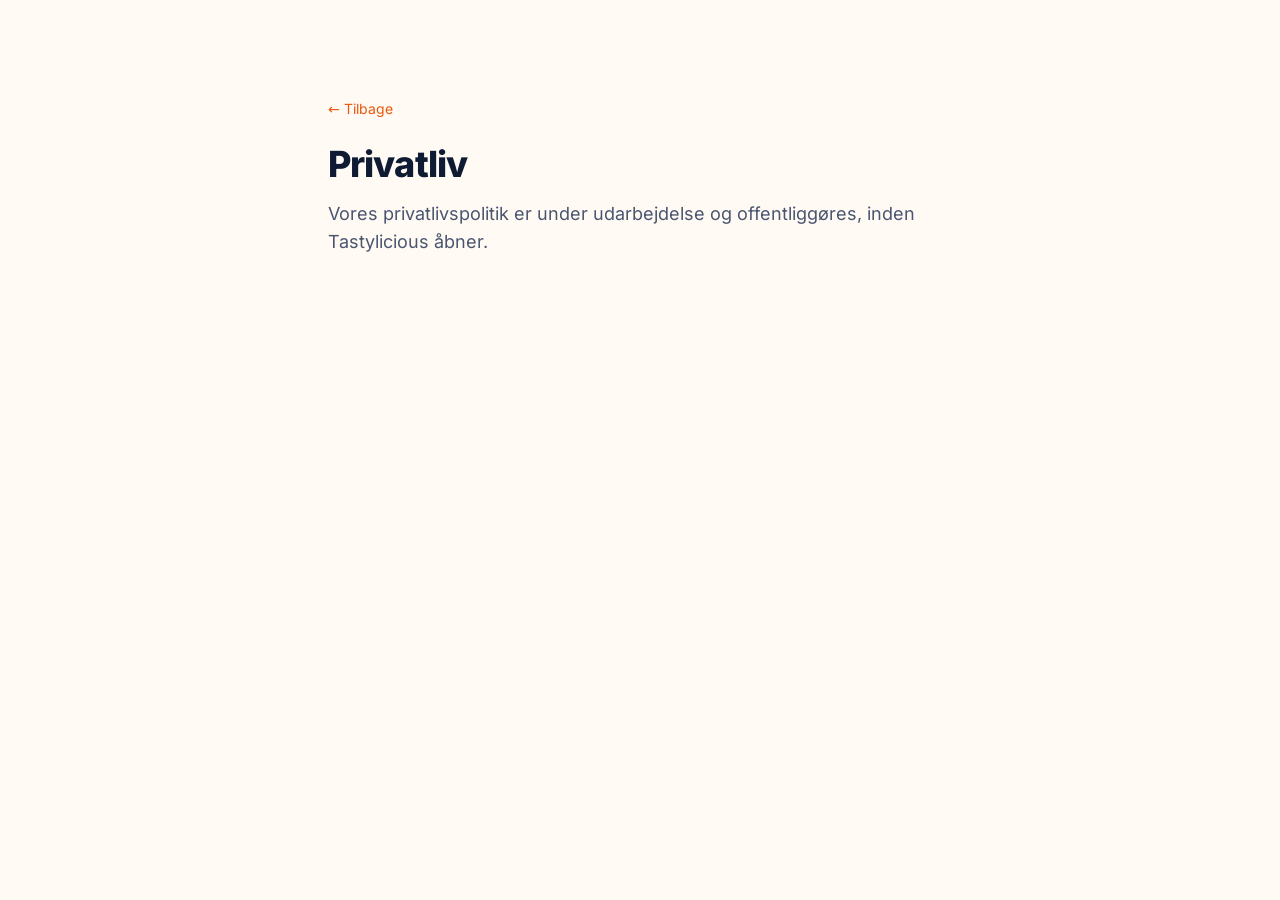
<file: privatliv/index.html>
<!DOCTYPE html><html lang="da"><head><meta charset="utf-8"><meta name="viewport" content="width=device-width, initial-scale=1"><title>Privatliv – Tastylicious</title><meta name="description" content="Tastylicious er Danmarks kommende sociale madcommunity for opskrifter, restauranter, producenter og madoplevelser. Skriv dig op til ventelisten."><meta name="theme-color" content="#FFFAF3"><link rel="canonical" href="https://www.tastylicious.dk/privatliv/"><link rel="icon" type="image/svg+xml" href="/favicon.svg"><meta property="og:type" content="website"><meta property="og:locale" content="da_DK"><meta property="og:site_name" content="Tastylicious"><meta property="og:title" content="Privatliv – Tastylicious"><meta property="og:description" content="Tastylicious er Danmarks kommende sociale madcommunity for opskrifter, restauranter, producenter og madoplevelser. Skriv dig op til ventelisten."><meta property="og:url" content="https://www.tastylicious.dk/privatliv/"><meta name="twitter:card" content="summary"><script type="application/ld+json">{"@context":"https://schema.org","@type":"Organization","name":"Tastylicious","url":"https://www.tastylicious.dk","parentOrganization":{"@type":"Organization","name":"SaaSPlatformen","url":"https://www.saasplatformen.dk"}}</script><script>document.documentElement.classList.add('js')</script><link rel="stylesheet" href="/_astro/Base.BtBsHSyx.css"></head><body><main class="mx-auto max-w-2xl px-6 py-24"><a href="/" class="text-sm text-orange-dark">← Tilbage</a><h1 class="mt-6 text-4xl font-extrabold tracking-tight">Privatliv</h1><p class="mt-4 text-lg text-body">Vores privatlivspolitik er under udarbejdelse og offentliggøres, inden Tastylicious åbner.</p></main><script type="module" src="/_astro/Base.astro_astro_type_script_index_0_lang.BEHs7H2H.js"></script></body></html>
</file>
<file: _astro/Base.BtBsHSyx.css>
/*! tailwindcss v4.3.5 | MIT License | https://tailwindcss.com */
@layer properties{@supports (((-webkit-hyphens:none)) and (not (margin-trim:block))) or ((-moz-orient:inline) and (not (color:rgb(from red r g b)))){*,:before,:after,::backdrop{--tw-space-y-reverse:0;--tw-border-style:solid;--tw-gradient-position:initial;--tw-gradient-from:#0000;--tw-gradient-via:#0000;--tw-gradient-to:#0000;--tw-gradient-stops:initial;--tw-gradient-via-stops:initial;--tw-gradient-from-position:0%;--tw-gradient-via-position:50%;--tw-gradient-to-position:100%;--tw-leading:initial;--tw-font-weight:initial;--tw-tracking:initial;--tw-blur:initial;--tw-brightness:initial;--tw-contrast:initial;--tw-grayscale:initial;--tw-hue-rotate:initial;--tw-invert:initial;--tw-opacity:initial;--tw-saturate:initial;--tw-sepia:initial;--tw-drop-shadow:initial;--tw-drop-shadow-color:initial;--tw-drop-shadow-alpha:100%;--tw-drop-shadow-size:initial;--tw-backdrop-blur:initial;--tw-backdrop-brightness:initial;--tw-backdrop-contrast:initial;--tw-backdrop-grayscale:initial;--tw-backdrop-hue-rotate:initial;--tw-backdrop-invert:initial;--tw-backdrop-opacity:initial;--tw-backdrop-saturate:initial;--tw-backdrop-sepia:initial;--tw-shadow:0 0 #0000;--tw-shadow-color:initial;--tw-shadow-alpha:100%;--tw-inset-shadow:0 0 #0000;--tw-inset-shadow-color:initial;--tw-inset-shadow-alpha:100%;--tw-ring-color:initial;--tw-ring-shadow:0 0 #0000;--tw-inset-ring-color:initial;--tw-inset-ring-shadow:0 0 #0000;--tw-ring-inset:initial;--tw-ring-offset-width:0px;--tw-ring-offset-color:#fff;--tw-ring-offset-shadow:0 0 #0000}}}@layer theme{:root,:host{--font-sans:"Inter Variable", system-ui, sans-serif;--font-mono:ui-monospace, SFMono-Regular, Menlo, Monaco, Consolas, "Liberation Mono", "Courier New", monospace;--color-red-200:oklch(88.5% .062 18.334);--color-orange-50:oklch(98% .016 73.684);--color-orange-100:oklch(95.4% .038 75.164);--color-orange-200:oklch(90.1% .076 70.697);--color-amber-100:oklch(96.2% .059 95.617);--color-amber-300:oklch(87.9% .169 91.605);--color-lime-200:oklch(93.8% .127 124.321);--color-emerald-100:oklch(95% .052 163.051);--color-pink-200:oklch(89.9% .061 343.231);--color-rose-200:oklch(89.2% .058 10.001);--color-black:#000;--color-white:#fff;--spacing:.25rem;--container-md:28rem;--container-xl:36rem;--container-2xl:42rem;--container-4xl:56rem;--container-6xl:72rem;--text-xs:.75rem;--text-xs--line-height:calc(1 / .75);--text-sm:.875rem;--text-sm--line-height:calc(1.25 / .875);--text-lg:1.125rem;--text-lg--line-height:calc(1.75 / 1.125);--text-4xl:2.25rem;--text-4xl--line-height:calc(2.5 / 2.25);--text-5xl:3rem;--text-5xl--line-height:1;--text-6xl:3.75rem;--text-6xl--line-height:1;--text-7xl:4.5rem;--text-7xl--line-height:1;--font-weight-semibold:600;--font-weight-bold:700;--font-weight-extrabold:800;--tracking-tight:-.025em;--leading-relaxed:1.625;--radius-lg:.5rem;--radius-2xl:1rem;--blur-3xl:64px;--default-transition-duration:.15s;--default-transition-timing-function:cubic-bezier(.4, 0, .2, 1);--default-font-family:var(--font-sans);--default-mono-font-family:var(--font-mono);--color-orange:#f97316;--color-orange-dark:#ea580c;--color-cream:#fff1e0;--color-paper:#fffaf3;--color-navy:#0f1b33;--color-body:#4a5570}}@layer base{*,:after,:before,::backdrop{box-sizing:border-box;border:0 solid;margin:0;padding:0}::file-selector-button{box-sizing:border-box;border:0 solid;margin:0;padding:0}html,:host{-webkit-text-size-adjust:100%;tab-size:4;line-height:1.5;font-family:var(--default-font-family,-apple-system, BlinkMacSystemFont, "Segoe UI", Roboto, "Helvetica Neue", "Noto Sans", Arial, sans-serif, "Apple Color Emoji", "Segoe UI Emoji", "Segoe UI Symbol", "Noto Color Emoji");font-feature-settings:var(--default-font-feature-settings,normal);font-variation-settings:var(--default-font-variation-settings,normal);-webkit-tap-highlight-color:transparent}hr{height:0;color:inherit;border-top-width:1px}abbr:where([title]){text-decoration:underline dotted}h1,h2,h3,h4,h5,h6{font-size:inherit;font-weight:inherit}a{color:inherit;-webkit-text-decoration:inherit;-webkit-text-decoration:inherit;-webkit-text-decoration:inherit;text-decoration:inherit}b,strong{font-weight:bolder}code,kbd,samp,pre{font-family:var(--default-mono-font-family,ui-monospace, SFMono-Regular, Menlo, Monaco, Consolas, "Liberation Mono", "Courier New", monospace);font-feature-settings:var(--default-mono-font-feature-settings,normal);font-variation-settings:var(--default-mono-font-variation-settings,normal);font-size:1em}small{font-size:80%}sub,sup{vertical-align:baseline;font-size:75%;line-height:0;position:relative}sub{bottom:-.25em}sup{top:-.5em}table{text-indent:0;border-color:inherit;border-collapse:collapse}:-moz-focusring:where(:not(iframe)){outline:auto}progress{vertical-align:baseline}summary{display:list-item}ol,ul,menu{list-style:none}img,svg,video,canvas,audio,iframe,embed,object{vertical-align:middle;display:block}img,video{max-width:100%;height:auto}button,input,select,optgroup,textarea{font:inherit;font-feature-settings:inherit;font-variation-settings:inherit;letter-spacing:inherit;color:inherit;opacity:1;background-color:#0000;border-radius:0}::file-selector-button{font:inherit;font-feature-settings:inherit;font-variation-settings:inherit;letter-spacing:inherit;color:inherit;opacity:1;background-color:#0000;border-radius:0}:where(select:is([multiple],[size])) optgroup{font-weight:bolder}:where(select:is([multiple],[size])) optgroup option{padding-inline-start:20px}::file-selector-button{margin-inline-end:4px}::placeholder{opacity:1}@supports (not ((-webkit-appearance:-apple-pay-button))) or (contain-intrinsic-size:1px){::placeholder{color:currentColor}@supports (color:color-mix(in lab, red, red)){::placeholder{color:color-mix(in oklab, currentcolor 50%, transparent)}}}textarea{resize:vertical}::-webkit-search-decoration{-webkit-appearance:none}::-webkit-date-and-time-value{min-height:1lh;text-align:inherit}::-webkit-datetime-edit{display:inline-flex}::-webkit-datetime-edit-fields-wrapper{padding:0}::-webkit-datetime-edit{padding-block:0}::-webkit-datetime-edit-year-field{padding-block:0}::-webkit-datetime-edit-month-field{padding-block:0}::-webkit-datetime-edit-day-field{padding-block:0}::-webkit-datetime-edit-hour-field{padding-block:0}::-webkit-datetime-edit-minute-field{padding-block:0}::-webkit-datetime-edit-second-field{padding-block:0}::-webkit-datetime-edit-millisecond-field{padding-block:0}::-webkit-datetime-edit-meridiem-field{padding-block:0}::-webkit-calendar-picker-indicator{line-height:1}:-moz-ui-invalid{box-shadow:none}button,input:where([type=button],[type=reset],[type=submit]){appearance:button}::file-selector-button{appearance:button}::-webkit-inner-spin-button{height:auto}::-webkit-outer-spin-button{height:auto}[hidden]:where(:not([hidden=until-found])){display:none!important}}@layer components;@layer utilities{.pointer-events-none{pointer-events:none}.sr-only{clip-path:inset(50%);white-space:nowrap;border-width:0;width:1px;height:1px;margin:-1px;padding:0;position:absolute;overflow:hidden}.absolute{position:absolute}.relative{position:relative}.sticky{position:sticky}.-top-40{top:calc(var(--spacing) * -40)}.top-0{top:0}.top-1\/2{top:50%}.-right-40{right:calc(var(--spacing) * -40)}.-bottom-40{bottom:calc(var(--spacing) * -40)}.-left-4{left:calc(var(--spacing) * -4)}.-left-40{left:calc(var(--spacing) * -40)}.z-40{z-index:40}.mx-auto{margin-inline:auto}.-mt-6{margin-top:calc(var(--spacing) * -6)}.mt-1{margin-top:var(--spacing)}.mt-2{margin-top:calc(var(--spacing) * 2)}.mt-3{margin-top:calc(var(--spacing) * 3)}.mt-4{margin-top:calc(var(--spacing) * 4)}.mt-5{margin-top:calc(var(--spacing) * 5)}.mt-6{margin-top:calc(var(--spacing) * 6)}.mt-8{margin-top:calc(var(--spacing) * 8)}.mt-9{margin-top:calc(var(--spacing) * 9)}.mt-10{margin-top:calc(var(--spacing) * 10)}.mt-12{margin-top:calc(var(--spacing) * 12)}.flex{display:flex}.grid{display:grid}.hidden{display:none}.inline-flex{display:inline-flex}.aspect-\[4\/3\]{aspect-ratio:4/3}.aspect-\[4\/5\]{aspect-ratio:4/5}.aspect-\[5\/4\]{aspect-ratio:5/4}.h-2{height:calc(var(--spacing) * 2)}.h-6{height:calc(var(--spacing) * 6)}.h-8{height:calc(var(--spacing) * 8)}.h-12{height:calc(var(--spacing) * 12)}.h-20{height:calc(var(--spacing) * 20)}.h-\[420px\]{height:420px}.h-\[560px\]{height:560px}.h-full{height:100%}.max-h-64{max-height:calc(var(--spacing) * 64)}.w-2{width:calc(var(--spacing) * 2)}.w-6{width:calc(var(--spacing) * 6)}.w-8{width:calc(var(--spacing) * 8)}.w-12{width:calc(var(--spacing) * 12)}.w-16{width:calc(var(--spacing) * 16)}.w-20{width:calc(var(--spacing) * 20)}.w-48{width:calc(var(--spacing) * 48)}.w-\[420px\]{width:420px}.w-\[560px\]{width:560px}.w-full{width:100%}.max-w-2xl{max-width:var(--container-2xl)}.max-w-4xl{max-width:var(--container-4xl)}.max-w-6xl{max-width:var(--container-6xl)}.max-w-md{max-width:var(--container-md)}.max-w-xl{max-width:var(--container-xl)}.min-w-0{min-width:0}.flex-1{flex:1}.grid-cols-2{grid-template-columns:repeat(2,minmax(0,1fr))}.flex-col{flex-direction:column}.flex-wrap{flex-wrap:wrap}.place-items-center{place-items:center}.items-center{align-items:center}.items-start{align-items:flex-start}.justify-between{justify-content:space-between}.gap-2{gap:calc(var(--spacing) * 2)}.gap-2\.5{gap:calc(var(--spacing) * 2.5)}.gap-3{gap:calc(var(--spacing) * 3)}.gap-4{gap:calc(var(--spacing) * 4)}.gap-5{gap:calc(var(--spacing) * 5)}.gap-7{gap:calc(var(--spacing) * 7)}.gap-8{gap:calc(var(--spacing) * 8)}.gap-12{gap:calc(var(--spacing) * 12)}.gap-14{gap:calc(var(--spacing) * 14)}:where(.space-y-3>:not(:last-child)){--tw-space-y-reverse:0;margin-block-start:calc(calc(var(--spacing) * 3) * var(--tw-space-y-reverse));margin-block-end:calc(calc(var(--spacing) * 3) * calc(1 - var(--tw-space-y-reverse)))}:where(.space-y-4>:not(:last-child)){--tw-space-y-reverse:0;margin-block-start:calc(calc(var(--spacing) * 4) * var(--tw-space-y-reverse));margin-block-end:calc(calc(var(--spacing) * 4) * calc(1 - var(--tw-space-y-reverse)))}.gap-x-8{column-gap:calc(var(--spacing) * 8)}.gap-y-3{row-gap:calc(var(--spacing) * 3)}.overflow-hidden{overflow:hidden}.\!rounded-none{border-radius:0!important}.rounded-2xl{border-radius:var(--radius-2xl)}.rounded-\[2\.5rem\]{border-radius:2.5rem}.rounded-full{border-radius:2147483647px}.border-y{border-block-style:var(--tw-border-style);border-block-width:1px}.border-t{border-top-style:var(--tw-border-style);border-top-width:1px}.border-b{border-bottom-style:var(--tw-border-style);border-bottom-width:1px}.border-\[\#f3e6d3\]{border-color:#f3e6d3}.\!bg-navy{background-color:var(--color-navy)!important}.bg-cream{background-color:var(--color-cream)}.bg-orange{background-color:var(--color-orange)}.bg-orange\/20{background-color:#f9731633}@supports (color:color-mix(in lab, red, red)){.bg-orange\/20{background-color:color-mix(in oklab, var(--color-orange) 20%, transparent)}}.bg-paper\/85{background-color:#fffaf3d9}@supports (color:color-mix(in lab, red, red)){.bg-paper\/85{background-color:color-mix(in oklab, var(--color-paper) 85%, transparent)}}.bg-white{background-color:var(--color-white)}.bg-gradient-to-br{--tw-gradient-position:to bottom right in oklab;background-image:linear-gradient(var(--tw-gradient-stops))}.from-amber-300{--tw-gradient-from:var(--color-amber-300);--tw-gradient-stops:var(--tw-gradient-via-stops,var(--tw-gradient-position), var(--tw-gradient-from) var(--tw-gradient-from-position), var(--tw-gradient-to) var(--tw-gradient-to-position))}.from-lime-200{--tw-gradient-from:var(--color-lime-200);--tw-gradient-stops:var(--tw-gradient-via-stops,var(--tw-gradient-position), var(--tw-gradient-from) var(--tw-gradient-from-position), var(--tw-gradient-to) var(--tw-gradient-to-position))}.from-orange{--tw-gradient-from:var(--color-orange);--tw-gradient-stops:var(--tw-gradient-via-stops,var(--tw-gradient-position), var(--tw-gradient-from) var(--tw-gradient-from-position), var(--tw-gradient-to) var(--tw-gradient-to-position))}.from-orange-200{--tw-gradient-from:var(--color-orange-200);--tw-gradient-stops:var(--tw-gradient-via-stops,var(--tw-gradient-position), var(--tw-gradient-from) var(--tw-gradient-from-position), var(--tw-gradient-to) var(--tw-gradient-to-position))}.from-pink-200{--tw-gradient-from:var(--color-pink-200);--tw-gradient-stops:var(--tw-gradient-via-stops,var(--tw-gradient-position), var(--tw-gradient-from) var(--tw-gradient-from-position), var(--tw-gradient-to) var(--tw-gradient-to-position))}.from-red-200{--tw-gradient-from:var(--color-red-200);--tw-gradient-stops:var(--tw-gradient-via-stops,var(--tw-gradient-position), var(--tw-gradient-from) var(--tw-gradient-from-position), var(--tw-gradient-to) var(--tw-gradient-to-position))}.from-rose-200{--tw-gradient-from:var(--color-rose-200);--tw-gradient-stops:var(--tw-gradient-via-stops,var(--tw-gradient-position), var(--tw-gradient-from) var(--tw-gradient-from-position), var(--tw-gradient-to) var(--tw-gradient-to-position))}.to-amber-100{--tw-gradient-to:var(--color-amber-100);--tw-gradient-stops:var(--tw-gradient-via-stops,var(--tw-gradient-position), var(--tw-gradient-from) var(--tw-gradient-from-position), var(--tw-gradient-to) var(--tw-gradient-to-position))}.to-emerald-100{--tw-gradient-to:var(--color-emerald-100);--tw-gradient-stops:var(--tw-gradient-via-stops,var(--tw-gradient-position), var(--tw-gradient-from) var(--tw-gradient-from-position), var(--tw-gradient-to) var(--tw-gradient-to-position))}.to-orange-50{--tw-gradient-to:var(--color-orange-50);--tw-gradient-stops:var(--tw-gradient-via-stops,var(--tw-gradient-position), var(--tw-gradient-from) var(--tw-gradient-from-position), var(--tw-gradient-to) var(--tw-gradient-to-position))}.to-orange-100{--tw-gradient-to:var(--color-orange-100);--tw-gradient-stops:var(--tw-gradient-via-stops,var(--tw-gradient-position), var(--tw-gradient-from) var(--tw-gradient-from-position), var(--tw-gradient-to) var(--tw-gradient-to-position))}.to-orange-dark{--tw-gradient-to:var(--color-orange-dark);--tw-gradient-stops:var(--tw-gradient-via-stops,var(--tw-gradient-position), var(--tw-gradient-from) var(--tw-gradient-from-position), var(--tw-gradient-to) var(--tw-gradient-to-position))}.p-4{padding:calc(var(--spacing) * 4)}.p-7{padding:calc(var(--spacing) * 7)}.p-10{padding:calc(var(--spacing) * 10)}.\!px-5{padding-inline:calc(var(--spacing) * 5)!important}.px-2\.5{padding-inline:calc(var(--spacing) * 2.5)}.px-3\.5{padding-inline:calc(var(--spacing) * 3.5)}.px-5{padding-inline:calc(var(--spacing) * 5)}.px-6{padding-inline:calc(var(--spacing) * 6)}.\!py-2{padding-block:calc(var(--spacing) * 2)!important}.py-0\.5{padding-block:calc(var(--spacing) * .5)}.py-1\.5{padding-block:calc(var(--spacing) * 1.5)}.py-3{padding-block:calc(var(--spacing) * 3)}.py-3\.5{padding-block:calc(var(--spacing) * 3.5)}.py-12{padding-block:calc(var(--spacing) * 12)}.py-24{padding-block:calc(var(--spacing) * 24)}.pt-14{padding-top:calc(var(--spacing) * 14)}.pb-24{padding-bottom:calc(var(--spacing) * 24)}.text-center{text-align:center}.text-4xl{font-size:var(--text-4xl);line-height:var(--tw-leading,var(--text-4xl--line-height))}.text-5xl{font-size:var(--text-5xl);line-height:var(--tw-leading,var(--text-5xl--line-height))}.text-lg{font-size:var(--text-lg);line-height:var(--tw-leading,var(--text-lg--line-height))}.text-sm{font-size:var(--text-sm);line-height:var(--tw-leading,var(--text-sm--line-height))}.text-xs{font-size:var(--text-xs);line-height:var(--tw-leading,var(--text-xs--line-height))}.leading-\[1\.05\]{--tw-leading:1.05;line-height:1.05}.leading-relaxed{--tw-leading:var(--leading-relaxed);line-height:var(--leading-relaxed)}.font-bold{--tw-font-weight:var(--font-weight-bold);font-weight:var(--font-weight-bold)}.font-extrabold{--tw-font-weight:var(--font-weight-extrabold);font-weight:var(--font-weight-extrabold)}.font-semibold{--tw-font-weight:var(--font-weight-semibold);font-weight:var(--font-weight-semibold)}.tracking-tight{--tw-tracking:var(--tracking-tight);letter-spacing:var(--tracking-tight)}.text-body{color:var(--color-body)}.text-body\/80{color:#4a5570cc}@supports (color:color-mix(in lab, red, red)){.text-body\/80{color:color-mix(in oklab, var(--color-body) 80%, transparent)}}.text-navy{color:var(--color-navy)}.text-orange{color:var(--color-orange)}.text-orange-dark{color:var(--color-orange-dark)}.text-white{color:var(--color-white)}.text-white\/90{color:#ffffffe6}@supports (color:color-mix(in lab, red, red)){.text-white\/90{color:color-mix(in oklab, var(--color-white) 90%, transparent)}}.underline{text-decoration-line:underline}.blur-3xl{--tw-blur:blur(var(--blur-3xl));filter:var(--tw-blur, ) var(--tw-brightness, ) var(--tw-contrast, ) var(--tw-grayscale, ) var(--tw-hue-rotate, ) var(--tw-invert, ) var(--tw-saturate, ) var(--tw-sepia, ) var(--tw-drop-shadow, )}.brightness-0{--tw-brightness:brightness(0%);filter:var(--tw-blur, ) var(--tw-brightness, ) var(--tw-contrast, ) var(--tw-grayscale, ) var(--tw-hue-rotate, ) var(--tw-invert, ) var(--tw-saturate, ) var(--tw-sepia, ) var(--tw-drop-shadow, )}.invert{--tw-invert:invert(100%);filter:var(--tw-blur, ) var(--tw-brightness, ) var(--tw-contrast, ) var(--tw-grayscale, ) var(--tw-hue-rotate, ) var(--tw-invert, ) var(--tw-saturate, ) var(--tw-sepia, ) var(--tw-drop-shadow, )}.backdrop-blur{--tw-backdrop-blur:blur(8px);backdrop-filter:var(--tw-backdrop-blur, ) var(--tw-backdrop-brightness, ) var(--tw-backdrop-contrast, ) var(--tw-backdrop-grayscale, ) var(--tw-backdrop-hue-rotate, ) var(--tw-backdrop-invert, ) var(--tw-backdrop-opacity, ) var(--tw-backdrop-saturate, ) var(--tw-backdrop-sepia, )}.transition{transition-property:color,background-color,border-color,outline-color,text-decoration-color,fill,stroke,--tw-gradient-from,--tw-gradient-via,--tw-gradient-to,opacity,box-shadow,transform,translate,scale,rotate,filter,-webkit-backdrop-filter,backdrop-filter,display,content-visibility,overlay,pointer-events;transition-timing-function:var(--tw-ease,var(--default-transition-timing-function));transition-duration:var(--tw-duration,var(--default-transition-duration))}.outline-none{--tw-outline-style:none;outline-style:none}@media (hover:hover){.hover\:\!bg-black:hover{background-color:var(--color-black)!important}.hover\:text-navy:hover{color:var(--color-navy)}}.focus\:not-sr-only:focus{clip-path:none;white-space:normal;width:auto;height:auto;margin:0;padding:0;position:static;overflow:visible}.focus\:fixed:focus{position:fixed}.focus\:top-4:focus{top:calc(var(--spacing) * 4)}.focus\:left-4:focus{left:calc(var(--spacing) * 4)}.focus\:z-50:focus{z-index:50}.focus\:rounded-lg:focus{border-radius:var(--radius-lg)}.focus\:bg-white:focus{background-color:var(--color-white)}.focus\:px-4:focus{padding-inline:calc(var(--spacing) * 4)}.focus\:py-2:focus{padding-block:calc(var(--spacing) * 2)}.focus\:ring-4:focus{--tw-ring-shadow:var(--tw-ring-inset, ) 0 0 0 calc(4px + var(--tw-ring-offset-width)) var(--tw-ring-color,currentcolor);box-shadow:var(--tw-inset-shadow), var(--tw-inset-ring-shadow), var(--tw-ring-offset-shadow), var(--tw-ring-shadow), var(--tw-shadow)}.focus\:ring-white\/40:focus{--tw-ring-color:#fff6}@supports (color:color-mix(in lab, red, red)){.focus\:ring-white\/40:focus{--tw-ring-color:color-mix(in oklab, var(--color-white) 40%, transparent)}}@media (width>=40rem){.sm\:grid-cols-2{grid-template-columns:repeat(2,minmax(0,1fr))}.sm\:flex-row{flex-direction:row}.sm\:p-16{padding:calc(var(--spacing) * 16)}.sm\:text-5xl{font-size:var(--text-5xl);line-height:var(--tw-leading,var(--text-5xl--line-height))}.sm\:text-6xl{font-size:var(--text-6xl);line-height:var(--tw-leading,var(--text-6xl--line-height))}}@media (width>=48rem){.md\:flex{display:flex}.md\:flex-row{flex-direction:row}.md\:pt-20{padding-top:calc(var(--spacing) * 20)}}@media (width>=64rem){.lg\:grid-cols-2{grid-template-columns:repeat(2,minmax(0,1fr))}.lg\:grid-cols-3{grid-template-columns:repeat(3,minmax(0,1fr))}.lg\:grid-cols-4{grid-template-columns:repeat(4,minmax(0,1fr))}.lg\:grid-cols-\[1\.05fr_1fr\]{grid-template-columns:1.05fr 1fr}.lg\:text-7xl{font-size:var(--text-7xl);line-height:var(--tw-leading,var(--text-7xl--line-height))}.lg\:\[\&\>\*\:first-child\]\:order-2>:first-child{order:2}}}@font-face{font-family:Inter Variable;font-style:normal;font-display:swap;font-weight:100 900;src:url(/_astro/inter-cyrillic-ext-wght-normal.BOeWTOD4.woff2)format("woff2-variations");unicode-range:U+460-52F,U+1C80-1C8A,U+20B4,U+2DE0-2DFF,U+A640-A69F,U+FE2E-FE2F}@font-face{font-family:Inter Variable;font-style:normal;font-display:swap;font-weight:100 900;src:url(/_astro/inter-cyrillic-wght-normal.DqGufNeO.woff2)format("woff2-variations");unicode-range:U+301,U+400-45F,U+490-491,U+4B0-4B1,U+2116}@font-face{font-family:Inter Variable;font-style:normal;font-display:swap;font-weight:100 900;src:url(/_astro/inter-greek-ext-wght-normal.DlzME5K_.woff2)format("woff2-variations");unicode-range:U+1F??}@font-face{font-family:Inter Variable;font-style:normal;font-display:swap;font-weight:100 900;src:url(/_astro/inter-greek-wght-normal.CkhJZR-_.woff2)format("woff2-variations");unicode-range:U+370-377,U+37A-37F,U+384-38A,U+38C,U+38E-3A1,U+3A3-3FF}@font-face{font-family:Inter Variable;font-style:normal;font-display:swap;font-weight:100 900;src:url(/_astro/inter-vietnamese-wght-normal.CBcvBZtf.woff2)format("woff2-variations");unicode-range:U+102-103,U+110-111,U+128-129,U+168-169,U+1A0-1A1,U+1AF-1B0,U+300-301,U+303-304,U+308-309,U+323,U+329,U+1EA0-1EF9,U+20AB}@font-face{font-family:Inter Variable;font-style:normal;font-display:swap;font-weight:100 900;src:url(/_astro/inter-latin-ext-wght-normal.DO1Apj_S.woff2)format("woff2-variations");unicode-range:U+100-2BA,U+2BD-2C5,U+2C7-2CC,U+2CE-2D7,U+2DD-2FF,U+304,U+308,U+329,U+1D00-1DBF,U+1E00-1E9F,U+1EF2-1EFF,U+2020,U+20A0-20AB,U+20AD-20C0,U+2113,U+2C60-2C7F,U+A720-A7FF}@font-face{font-family:Inter Variable;font-style:normal;font-display:swap;font-weight:100 900;src:url(/_astro/inter-latin-wght-normal.Dx4kXJAl.woff2)format("woff2-variations");unicode-range:U+??,U+131,U+152-153,U+2BB-2BC,U+2C6,U+2DA,U+2DC,U+304,U+308,U+329,U+2000-206F,U+20AC,U+2122,U+2191,U+2193,U+2212,U+2215,U+FEFF,U+FFFD}html{color:#0f1b33;scroll-behavior:smooth;background:#fffaf3}body{font-family:var(--font-sans);-webkit-font-smoothing:antialiased;overflow-x:hidden}::selection{background:#ffd9b3}:focus-visible{outline-offset:3px;border-radius:6px;outline:3px solid #f97316}.eyebrow{letter-spacing:.14em;text-transform:uppercase;color:#ea580c;font-size:.78rem;font-weight:700}.btn{border-radius:999px;justify-content:center;align-items:center;gap:.5rem;padding:.9rem 1.6rem;font-weight:700;transition:transform .2s,background .2s,box-shadow .2s,border-color .2s;display:inline-flex}.btn:hover{transform:translateY(-2px)}.btn-primary{color:#fff;background:#f97316;box-shadow:0 10px 28px -10px #f97316b3}.btn-primary:hover{background:#ea580c}.btn-ghost{color:#0f1b33;background:#fff;border:1px solid #f1dcc3}.btn-ghost:hover{border-color:#f97316}.card{background:#fff;border:1px solid #f3e6d3;border-radius:1.75rem;transition:transform .3s cubic-bezier(.2,.8,.2,1),box-shadow .3s,border-color .3s;box-shadow:0 1px 2px #0f1b330a,0 14px 36px -20px #0f1b3324}.card:hover{border-color:#fdba74;transform:translateY(-4px);box-shadow:0 1px 2px #0f1b330a,0 24px 48px -20px #f9731666}.js .reveal{opacity:0}.food{border-radius:1.5rem;place-items:center;display:grid;overflow:hidden}@keyframes floaty{0%,to{transform:translateY(0) rotate(var(--r,0deg))}50%{transform:translateY(-8px) rotate(var(--r,0deg))}}@keyframes spin-slow{to{transform:rotate(360deg)}}.floaty{animation:7s ease-in-out infinite floaty}.plate{transform-box:fill-box;transform-origin:50%;animation:60s linear infinite spin-slow}@media (prefers-reduced-motion:reduce){*,:before,:after{transition:none!important;animation:none!important}.js .reveal{opacity:1!important;transform:none!important}}.navlogo,.navlogo *{transform-box:fill-box;transform-origin:50%;transition:transform .6s cubic-bezier(.2,.8,.2,1)}.navlogo{overflow:visible}.navlogo .b{animation:4s ease-in-out infinite nl-rise}.navlogo .b2{animation-delay:-1.3s}.navlogo .b3{animation-delay:-2.6s}@keyframes nl-rise{50%{opacity:.4}}.navlogo .plate{animation:12s linear infinite spin-slow}@property --tw-space-y-reverse{syntax:"*";inherits:false;initial-value:0}@property --tw-border-style{syntax:"*";inherits:false;initial-value:solid}@property --tw-gradient-position{syntax:"*";inherits:false}@property --tw-gradient-from{syntax:"<color>";inherits:false;initial-value:#0000}@property --tw-gradient-via{syntax:"<color>";inherits:false;initial-value:#0000}@property --tw-gradient-to{syntax:"<color>";inherits:false;initial-value:#0000}@property --tw-gradient-stops{syntax:"*";inherits:false}@property --tw-gradient-via-stops{syntax:"*";inherits:false}@property --tw-gradient-from-position{syntax:"<length-percentage>";inherits:false;initial-value:0%}@property --tw-gradient-via-position{syntax:"<length-percentage>";inherits:false;initial-value:50%}@property --tw-gradient-to-position{syntax:"<length-percentage>";inherits:false;initial-value:100%}@property --tw-leading{syntax:"*";inherits:false}@property --tw-font-weight{syntax:"*";inherits:false}@property --tw-tracking{syntax:"*";inherits:false}@property --tw-blur{syntax:"*";inherits:false}@property --tw-brightness{syntax:"*";inherits:false}@property --tw-contrast{syntax:"*";inherits:false}@property --tw-grayscale{syntax:"*";inherits:false}@property --tw-hue-rotate{syntax:"*";inherits:false}@property --tw-invert{syntax:"*";inherits:false}@property --tw-opacity{syntax:"*";inherits:false}@property --tw-saturate{syntax:"*";inherits:false}@property --tw-sepia{syntax:"*";inherits:false}@property --tw-drop-shadow{syntax:"*";inherits:false}@property --tw-drop-shadow-color{syntax:"*";inherits:false}@property --tw-drop-shadow-alpha{syntax:"<percentage>";inherits:false;initial-value:100%}@property --tw-drop-shadow-size{syntax:"*";inherits:false}@property --tw-backdrop-blur{syntax:"*";inherits:false}@property --tw-backdrop-brightness{syntax:"*";inherits:false}@property --tw-backdrop-contrast{syntax:"*";inherits:false}@property --tw-backdrop-grayscale{syntax:"*";inherits:false}@property --tw-backdrop-hue-rotate{syntax:"*";inherits:false}@property --tw-backdrop-invert{syntax:"*";inherits:false}@property --tw-backdrop-opacity{syntax:"*";inherits:false}@property --tw-backdrop-saturate{syntax:"*";inherits:false}@property --tw-backdrop-sepia{syntax:"*";inherits:false}@property --tw-shadow{syntax:"*";inherits:false;initial-value:0 0 #0000}@property --tw-shadow-color{syntax:"*";inherits:false}@property --tw-shadow-alpha{syntax:"<percentage>";inherits:false;initial-value:100%}@property --tw-inset-shadow{syntax:"*";inherits:false;initial-value:0 0 #0000}@property --tw-inset-shadow-color{syntax:"*";inherits:false}@property --tw-inset-shadow-alpha{syntax:"<percentage>";inherits:false;initial-value:100%}@property --tw-ring-color{syntax:"*";inherits:false}@property --tw-ring-shadow{syntax:"*";inherits:false;initial-value:0 0 #0000}@property --tw-inset-ring-color{syntax:"*";inherits:false}@property --tw-inset-ring-shadow{syntax:"*";inherits:false;initial-value:0 0 #0000}@property --tw-ring-inset{syntax:"*";inherits:false}@property --tw-ring-offset-width{syntax:"<length>";inherits:false;initial-value:0}@property --tw-ring-offset-color{syntax:"*";inherits:false;initial-value:#fff}@property --tw-ring-offset-shadow{syntax:"*";inherits:false;initial-value:0 0 #0000}
</file>
